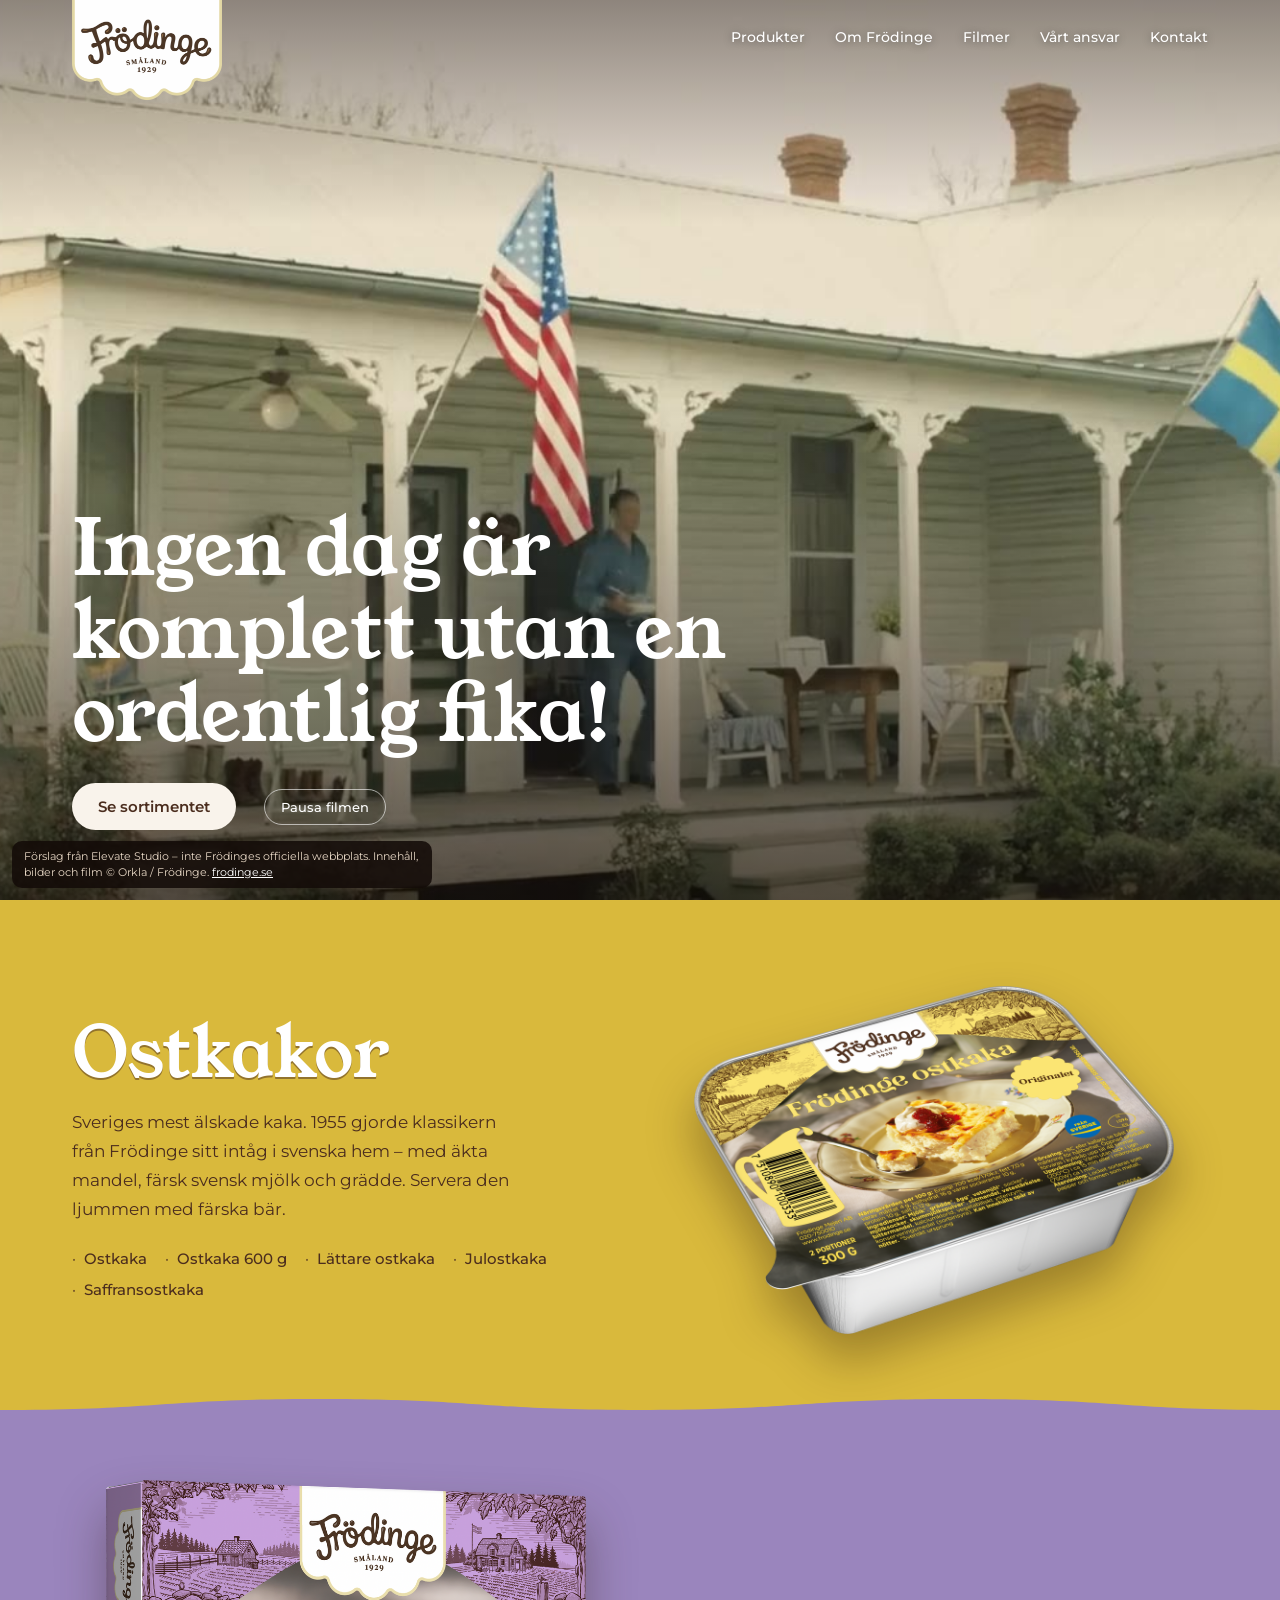
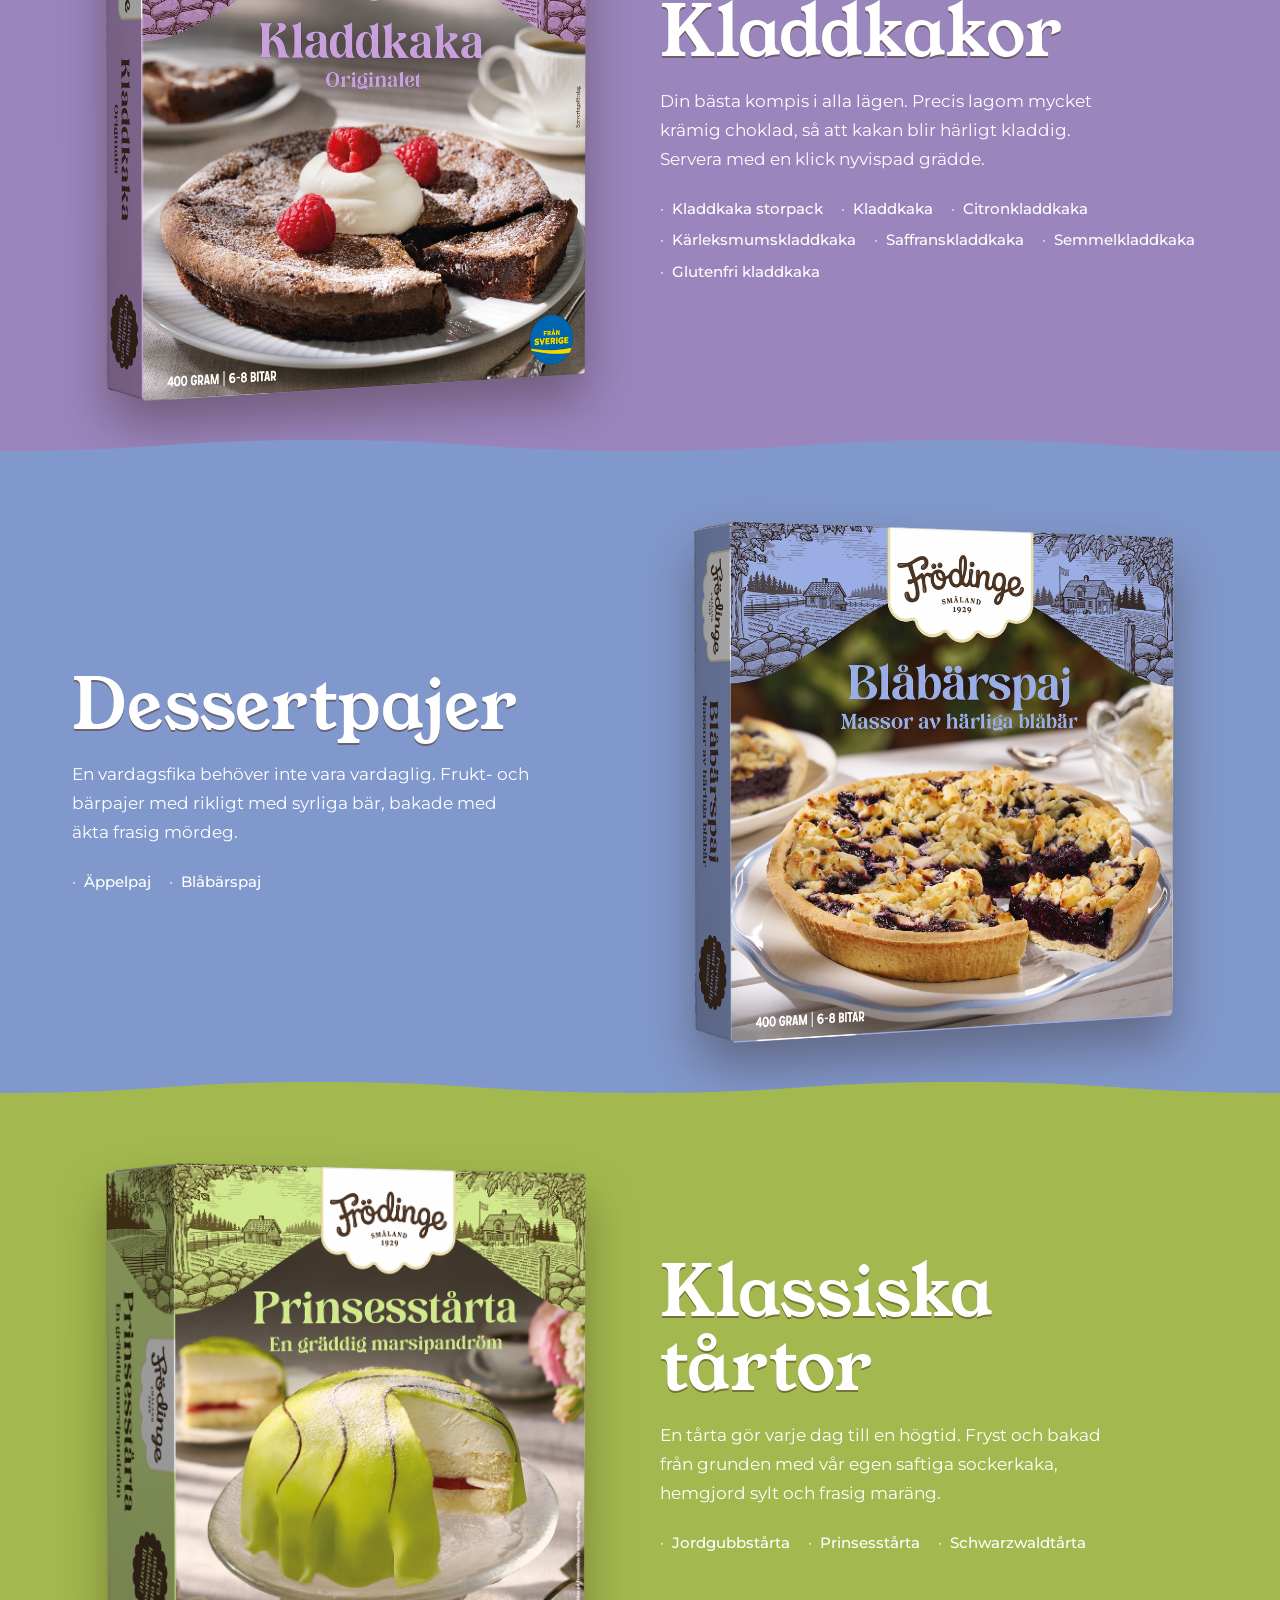
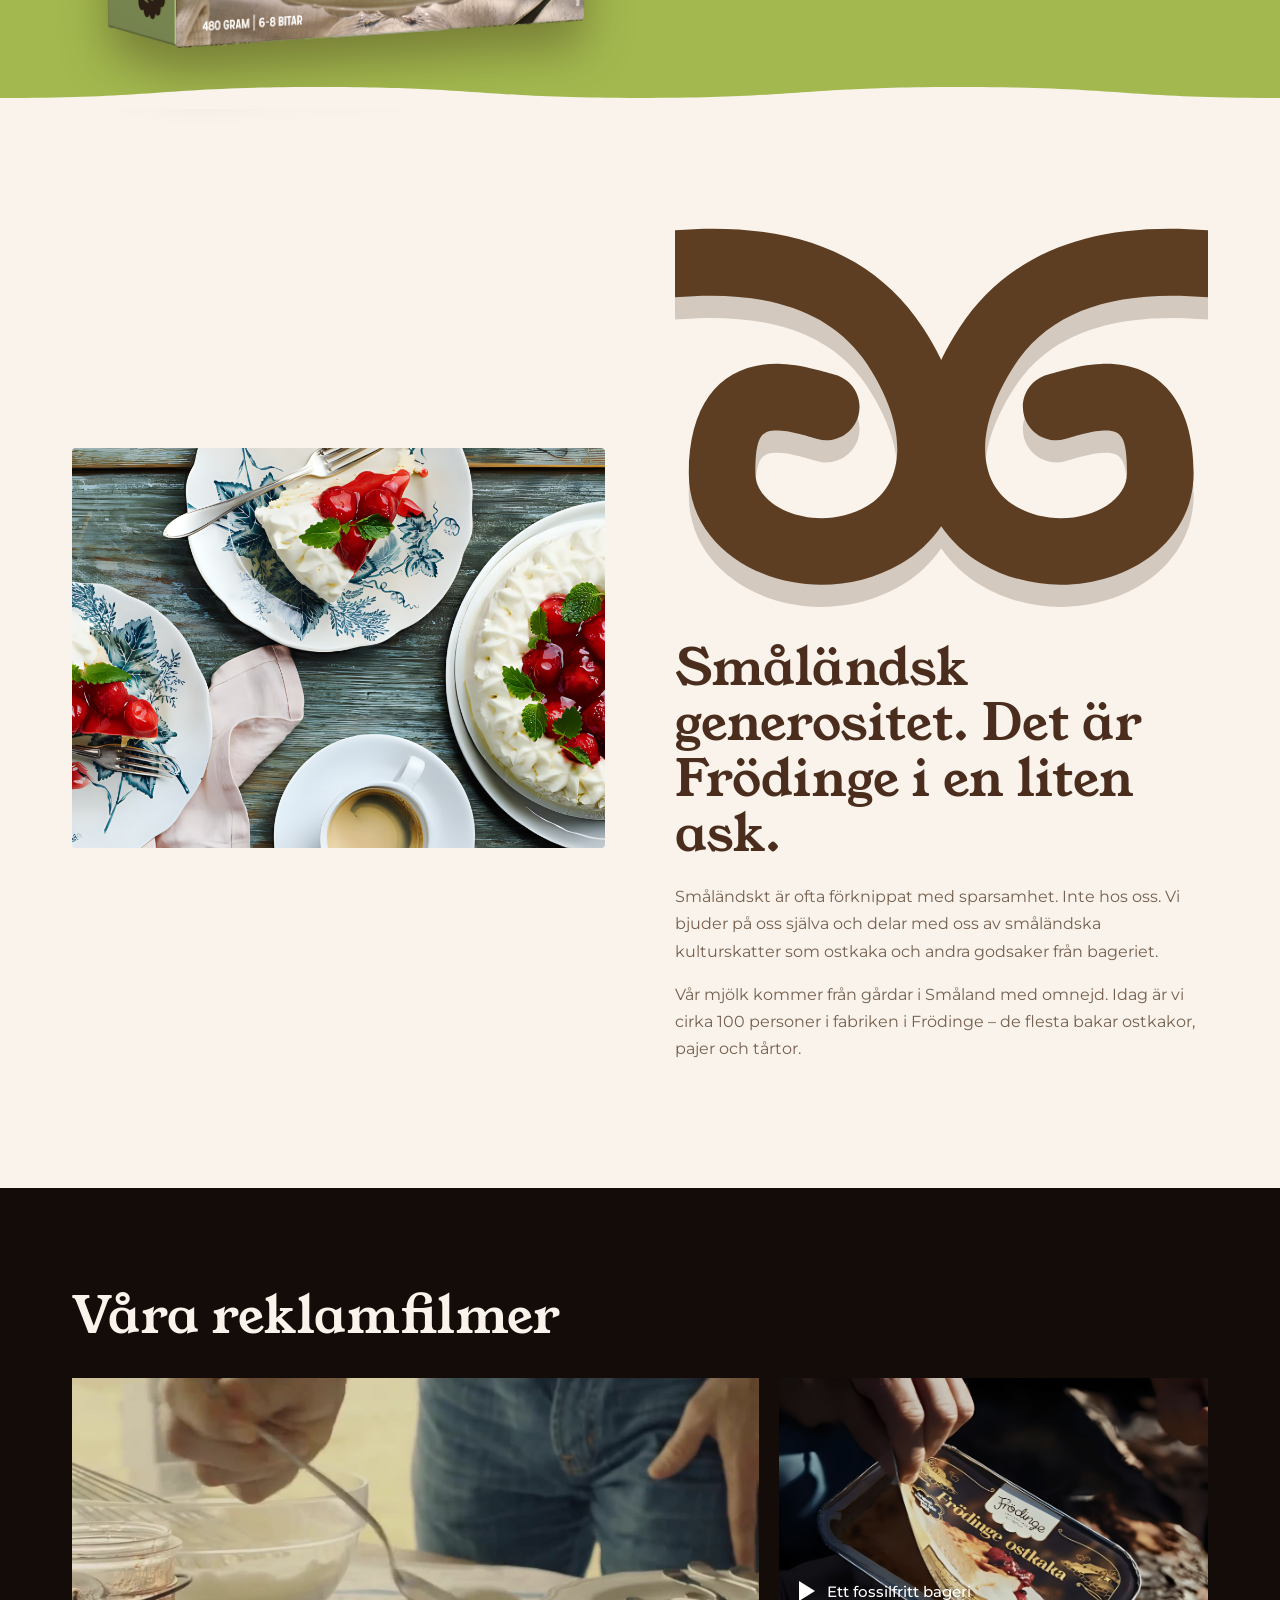
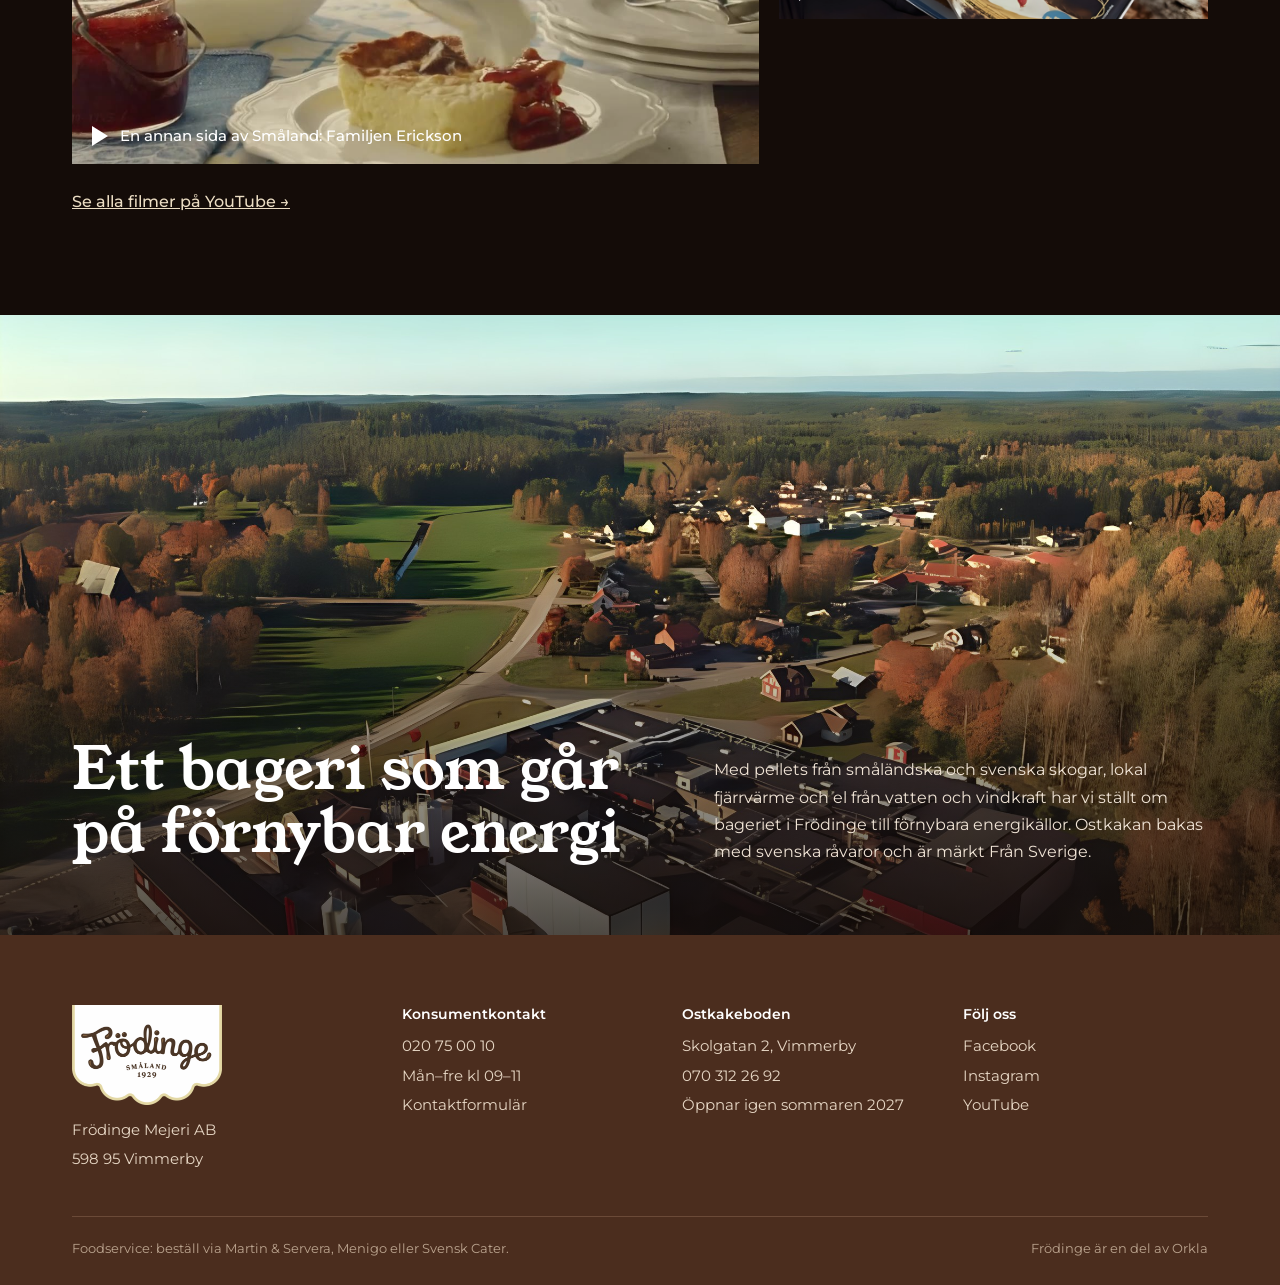
<file: index.html>
<!doctype html>
<html lang="sv">
<head>
<meta charset="utf-8">
<meta name="viewport" content="width=device-width, initial-scale=1">
<title>Frödinge Koncept</title>
<meta name="robots" content="noindex">
<link rel="icon" href="img/logo.png">
<link rel="preconnect" href="https://fonts.googleapis.com">
<link href="https://fonts.googleapis.com/css2?family=Courgette&family=Montserrat:wght@400;500;600&family=Young+Serif&display=swap" rel="stylesheet">
<style>
/* Frödinges profil: brunt #4B2D1E, kräm #F9F3EB, beige #EBDDC3. Rubriker Lynx Serif (ersatt med Young Serif), text Montserrat.
   Kategorifärgerna är tagna från kartongerna. */
:root{
 --brun:#4b2d1e;--mork:#140c08;--kram:#f9f3eb;--beige:#ebddc3;--yta:#fff;--text:#4b2d1e;--dov:#76604f;--linje:#dccbb3;
 --gul:#d9b93c;--lila:#9a85bd;--bla:#8198cc;--gron:#a3b94f;
 --serif:"Lynx Serif","Young Serif",Georgia,serif;--sans:Montserrat,Arial,sans-serif;
}
@media (prefers-color-scheme: dark){:root:not([data-theme="light"]){--kram:#1b130e;--beige:#271c15;--yta:#211812;--text:#f1e4d3;--dov:#c4ad99;--linje:#3a2b21}}
:root[data-theme="dark"]{--kram:#1b130e;--beige:#271c15;--yta:#211812;--text:#f1e4d3;--dov:#c4ad99;--linje:#3a2b21}
*{box-sizing:border-box}
html{scroll-behavior:smooth}
body{margin:0;background:var(--kram);color:var(--text);font:400 16px/1.7 var(--sans)}
img,video{display:block;max-width:100%}
a{color:inherit}
.w{max-width:1200px;margin:0 auto;padding:0 32px}
h1,h2,h3{font-family:var(--serif);font-weight:400;line-height:1.08;margin:0}
.demo{position:fixed;left:12px;bottom:12px;z-index:40;max-width:min(420px,calc(100vw - 24px));background:rgba(20,12,8,.88);color:#e6d6c4;font-size:11px;line-height:1.4;padding:8px 12px;border-radius:10px}
.demo a{color:#fff}

header{position:absolute;top:0;left:0;right:0;z-index:20;color:#fff}
header .w{display:flex;justify-content:space-between;align-items:flex-start}
.flik{display:block;width:150px}
.flik img{width:150px}
nav{display:flex;gap:30px;padding-top:28px}
nav a{font:500 14px var(--sans);text-decoration:none;color:#fff;text-shadow:0 1px 8px rgba(0,0,0,.4)}
nav a:hover{text-decoration:underline;text-underline-offset:5px}

.hero{position:relative;height:100vh;height:100svh;min-height:520px;background:#000;color:#fff;overflow:hidden}
.hero video{position:absolute;inset:0;width:100%;height:100%;object-fit:cover}
.hero::after{content:"";position:absolute;inset:0;background:linear-gradient(0deg,rgba(20,12,8,.7),rgba(20,12,8,0) 55%),linear-gradient(180deg,rgba(20,12,8,.45),rgba(20,12,8,0) 25%)}
.hero .w{position:absolute;left:0;right:0;bottom:70px;z-index:1}
.hero h1{font-size:clamp(42px,6vw,82px);max-width:820px}
.hero .rad{display:flex;align-items:center;gap:28px;margin-top:26px;flex-wrap:wrap}
.knapp{display:inline-block;background:var(--kram);color:var(--brun);font:600 15px var(--sans);text-decoration:none;padding:14px 26px;border-radius:999px}
.knapp:hover{background:#fff}
.hero .ljud{background:none;border:1px solid rgba(255,255,255,.6);color:#fff;font:500 13px var(--sans);padding:9px 16px;border-radius:999px;cursor:pointer}

/* Kategoribanden ser ut som kartongernas överkant: färgfält, vågig kant, förpackningen i fokus */
.band{position:relative;color:#fff}
.band .w{display:grid;grid-template-columns:1fr 1fr;align-items:center;gap:40px;min-height:520px;padding-top:60px;padding-bottom:60px}
.band h2{font-size:clamp(44px,5.4vw,72px);text-shadow:0 2px 0 rgba(75,45,30,.5)}
.band p{max-width:460px;font-size:17px;margin:16px 0 22px}
.band ul{list-style:none;padding:0;margin:0;display:flex;flex-wrap:wrap;gap:6px 18px;font-weight:500;font-size:15px}
.band ul li::before{content:"·";margin-right:8px;opacity:.7}
.band img{width:100%;max-width:480px;margin:auto;filter:drop-shadow(0 26px 24px rgba(40,20,10,.35))}
.band.om .w>div{order:2}
.band svg.kant{position:absolute;left:0;bottom:-1px;width:100%;height:22px}
.b-ost{background:var(--gul);color:var(--brun)}.b-ost h2{color:#fff}
.b-kladd{background:var(--lila)}.b-paj{background:var(--bla)}.b-tarta{background:var(--gron)}

.text-sek{padding:110px 0}
.text-sek .w{display:grid;grid-template-columns:1fr 1fr;gap:70px;align-items:center}
.text-sek img{width:100%;aspect-ratio:4/3;object-fit:cover;border-radius:4px}
.text-sek h2{font-size:clamp(34px,4vw,52px);margin-bottom:22px}
.text-sek p{color:var(--dov);margin:0 0 16px;max-width:520px}
.text-sek a.las{font-weight:600;text-decoration:none;border-bottom:2px solid currentColor}
.mustasch{width:110px;margin-bottom:22px}

.film{background:var(--mork);color:var(--kram);padding:100px 0}
.film h2{font-size:clamp(34px,4vw,52px);margin-bottom:34px}
.vids{display:grid;grid-template-columns:1.6fr 1fr;gap:20px}
.vid{position:relative;border:0;padding:0;width:100%;aspect-ratio:16/9;background:#000;cursor:pointer;display:block;overflow:hidden}
.vid img{width:100%;height:100%;object-fit:cover;opacity:.9;transition:opacity .3s}
.vid:hover img{opacity:1}
.vid span{position:absolute;left:20px;bottom:18px;color:#fff;font:500 15px var(--sans);display:flex;align-items:center;gap:12px}
.vid span::before{content:"";width:0;height:0;border-left:16px solid #fff;border-top:10px solid transparent;border-bottom:10px solid transparent}
.vid iframe{position:absolute;inset:0;width:100%;height:100%;border:0}
.film .alla{display:inline-block;margin-top:24px;color:var(--beige);font-weight:500}

.ansvar{position:relative;color:#fff;min-height:620px;display:flex;align-items:flex-end}
.ansvar>img{position:absolute;inset:0;width:100%;height:100%;object-fit:cover}
.ansvar::after{content:"";position:absolute;inset:0;background:linear-gradient(0deg,rgba(20,12,8,.75),rgba(20,12,8,0) 60%)}
.ansvar .w{position:relative;z-index:1;padding-bottom:70px;width:100%;display:grid;grid-template-columns:1.2fr 1fr;gap:50px;align-items:end}
.ansvar h2{font-size:clamp(36px,4.6vw,60px)}
.ansvar p{margin:0;color:#f0e4d6}

footer{background:var(--brun);color:#e6d6c4;padding:70px 0 26px;font-size:15px}
footer .cols{display:grid;grid-template-columns:1.2fr 1fr 1fr 1fr;gap:36px;padding-bottom:40px;border-bottom:1px solid #6b4a38}
footer img{width:150px;margin-bottom:12px}
footer h3{font:600 14px var(--sans);color:#fff;margin:0 0 10px}
footer p{margin:0 0 4px}
footer a{text-decoration:none}footer a:hover{text-decoration:underline}
footer .botten{padding-top:20px;font-size:13px;color:#bba48f;display:flex;justify-content:space-between;flex-wrap:wrap;gap:10px}

@media (max-width:900px){
 nav{display:none}
 .band .w,.text-sek .w,.vids,.ansvar .w{grid-template-columns:1fr}
 .band.om .w>div{order:0}
 .band .w{min-height:0;gap:20px}
 .band img{max-width:340px}
 footer .cols{grid-template-columns:1fr 1fr}
}
@media (max-width:560px){
 .w{padding:0 16px}
 .flik,.flik img{width:116px}
 .hero .w{bottom:44px}
 .text-sek{padding:70px 0}
 footer .cols{grid-template-columns:1fr}
}
</style>
</head>
<body>
<div class="demo">Förslag från Elevate Studio – inte Frödinges officiella webbplats. Innehåll, bilder och film © Orkla / Frödinge. <a href="https://www.frodinge.se">frodinge.se</a></div>

<header><div class="w">
 <a class="flik" href="#top" aria-label="Frödinge, till toppen"><img src="img/logo.png" alt="Frödinge Småland 1929"></a>
 <nav><a href="#ostkakor">Produkter</a><a href="#om">Om Frödinge</a><a href="#filmer">Filmer</a><a href="#ansvar">Vårt ansvar</a><a href="#kontakt">Kontakt</a></nav>
</div></header>

<main id="top">
<section class="hero">
 <video src="img/hero.mp4" poster="img/hero.jpg" autoplay muted loop playsinline aria-label="Klipp ur Frödinges reklamfilm En annan sida av Småland: Familjen Erickson"></video>
 <div class="w">
  <h1>Ingen dag är komplett utan en ordentlig fika!</h1>
  <div class="rad"><a class="knapp" href="#ostkakor">Se sortimentet</a><button class="ljud" id="paus">Pausa filmen</button></div>
 </div>
</section>

<section class="band b-ost" id="ostkakor"><div class="w">
 <div><h2>Ostkakor</h2><p>Sveriges mest älskade kaka. 1955 gjorde klassikern från Frödinge sitt intåg i svenska hem – med äkta mandel, färsk svensk mjölk och grädde. Servera den ljummen med färska bär.</p>
 <ul><li>Ostkaka</li><li>Ostkaka 600 g</li><li>Lättare ostkaka</li><li>Julostkaka</li><li>Saffransostkaka</li></ul></div>
 <img src="img/p-ostkaka.png" alt="Frödinge ostkaka">
</div><svg class="kant" viewBox="0 0 160 22" preserveAspectRatio="none"><path d="M0 22V11c20 0 20-11 40-11s20 11 40 11 20-11 40-11 20 11 40 11v11z" fill="#9a85bd"/></svg></section>

<section class="band b-kladd om"><div class="w">
 <div><h2>Kladdkakor</h2><p>Din bästa kompis i alla lägen. Precis lagom mycket krämig choklad, så att kakan blir härligt kladdig. Servera med en klick nyvispad grädde.</p>
 <ul><li>Kladdkaka storpack</li><li>Kladdkaka</li><li>Citronkladdkaka</li><li>Kärleksmumskladdkaka</li><li>Saffranskladdkaka</li><li>Semmelkladdkaka</li><li>Glutenfri kladdkaka</li></ul></div>
 <img src="img/p-kladdkaka.png" alt="Frödinge kladdkaka">
</div><svg class="kant" viewBox="0 0 160 22" preserveAspectRatio="none"><path d="M0 22V11c20 0 20-11 40-11s20 11 40 11 20-11 40-11 20 11 40 11v11z" fill="#8198cc"/></svg></section>

<section class="band b-paj"><div class="w">
 <div><h2>Dessertpajer</h2><p>En vardagsfika behöver inte vara vardaglig. Frukt- och bärpajer med rikligt med syrliga bär, bakade med äkta frasig mördeg.</p>
 <ul><li>Äppelpaj</li><li>Blåbärspaj</li></ul></div>
 <img src="img/p-blabarspaj.png" alt="Frödinge blåbärspaj">
</div><svg class="kant" viewBox="0 0 160 22" preserveAspectRatio="none"><path d="M0 22V11c20 0 20-11 40-11s20 11 40 11 20-11 40-11 20 11 40 11v11z" fill="#a3b94f"/></svg></section>

<section class="band b-tarta om"><div class="w">
 <div><h2>Klassiska tårtor</h2><p>En tårta gör varje dag till en högtid. Fryst och bakad från grunden med vår egen saftiga sockerkaka, hemgjord sylt och frasig maräng.</p>
 <ul><li>Jordgubbstårta</li><li>Prinsesstårta</li><li>Schwarzwaldtårta</li></ul></div>
 <img src="img/p-prinsess.png" alt="Frödinge prinsesstårta">
</div><svg class="kant" viewBox="0 0 160 22" preserveAspectRatio="none"><path d="M0 22V11c20 0 20-11 40-11s20 11 40 11 20-11 40-11 20 11 40 11v11z" fill="var(--kram)"/></svg></section>

<section class="text-sek" id="om"><div class="w">
 <img src="img/fr02.jpg" alt="Ostkaka med jordgubbar på dukat bord">
 <div>
  <img class="mustasch" src="img/moustache.svg" alt="">
  <h2>Småländsk generositet. Det är Frödinge i en liten ask.</h2>
  <p>Småländskt är ofta förknippat med sparsamhet. Inte hos oss. Vi bjuder på oss själva och delar med oss av småländska kulturskatter som ostkaka och andra godsaker från bageriet.</p>
  <p>Vår mjölk kommer från gårdar i Småland med omnejd. Idag är vi cirka 100 personer i fabriken i Frödinge – de flesta bakar ostkakor, pajer och tårtor.</p>
 </div>
</div></section>

<section class="film" id="filmer"><div class="w">
 <h2>Våra reklamfilmer</h2>
 <div class="vids">
  <button class="vid" data-id="H2jg9faSyh8"><img src="img/fr01.jpg" alt=""><span>En annan sida av Småland: Familjen Erickson</span></button>
  <button class="vid" data-id="MnmV-hen6LE"><img src="img/fr03.jpg" alt=""><span>Ett fossilfritt bageri</span></button>
 </div>
 <a class="alla" href="https://www.youtube.com/@frodinge4787" target="_blank" rel="noopener">Se alla filmer på YouTube →</a>
</div></section>

<section class="ansvar" id="ansvar">
 <img src="img/fr04.jpg" alt="Bageriet i Frödinge i höstlandskap">
 <div class="w">
  <h2>Ett bageri som går på förnybar energi</h2>
  <p>Med pellets från småländska och svenska skogar, lokal fjärrvärme och el från vatten och vindkraft har vi ställt om bageriet i Frödinge till förnybara energikällor. Ostkakan bakas med svenska råvaror och är märkt Från Sverige.</p>
 </div>
</section>
</main>

<footer id="kontakt"><div class="w">
 <div class="cols">
  <div><img src="img/logo.png" alt="Frödinge"><p>Frödinge Mejeri AB</p><p>598 95 Vimmerby</p></div>
  <div><h3>Konsumentkontakt</h3><p>020 75 00 10</p><p>Mån–fre kl 09–11</p><p><a href="https://www.orkla.se/kontaktformular/">Kontaktformulär</a></p></div>
  <div><h3>Ostkakeboden</h3><p>Skolgatan 2, Vimmerby</p><p>070 312 26 92</p><p>Öppnar igen sommaren 2027</p></div>
  <div><h3>Följ oss</h3><p><a href="https://www.facebook.com/frodinge">Facebook</a></p><p><a href="https://www.instagram.com/frodingemejeri/">Instagram</a></p><p><a href="https://www.youtube.com/@frodinge4787">YouTube</a></p></div>
 </div>
 <div class="botten"><span>Foodservice: beställ via Martin &amp; Servera, Menigo eller Svensk Cater.</span><span>Frödinge är en del av Orkla</span></div>
</div></footer>

<script>
const v=document.querySelector('.hero video'),b=document.getElementById('paus');
if(matchMedia('(prefers-reduced-motion: reduce)').matches){v.pause();b.textContent='Spela filmen'}
b.onclick=()=>{if(v.paused){v.play();b.textContent='Pausa filmen'}else{v.pause();b.textContent='Spela filmen'}};
document.querySelectorAll('.vid').forEach(x=>x.addEventListener('click',()=>{
 x.innerHTML=`<iframe src="https://www.youtube-nocookie.com/embed/${x.dataset.id}?autoplay=1&rel=0" allow="autoplay; encrypted-media; fullscreen" allowfullscreen title="Frödinge reklamfilm"></iframe>`;
},{once:true}));
</script>
</body>
</html>
</file>
